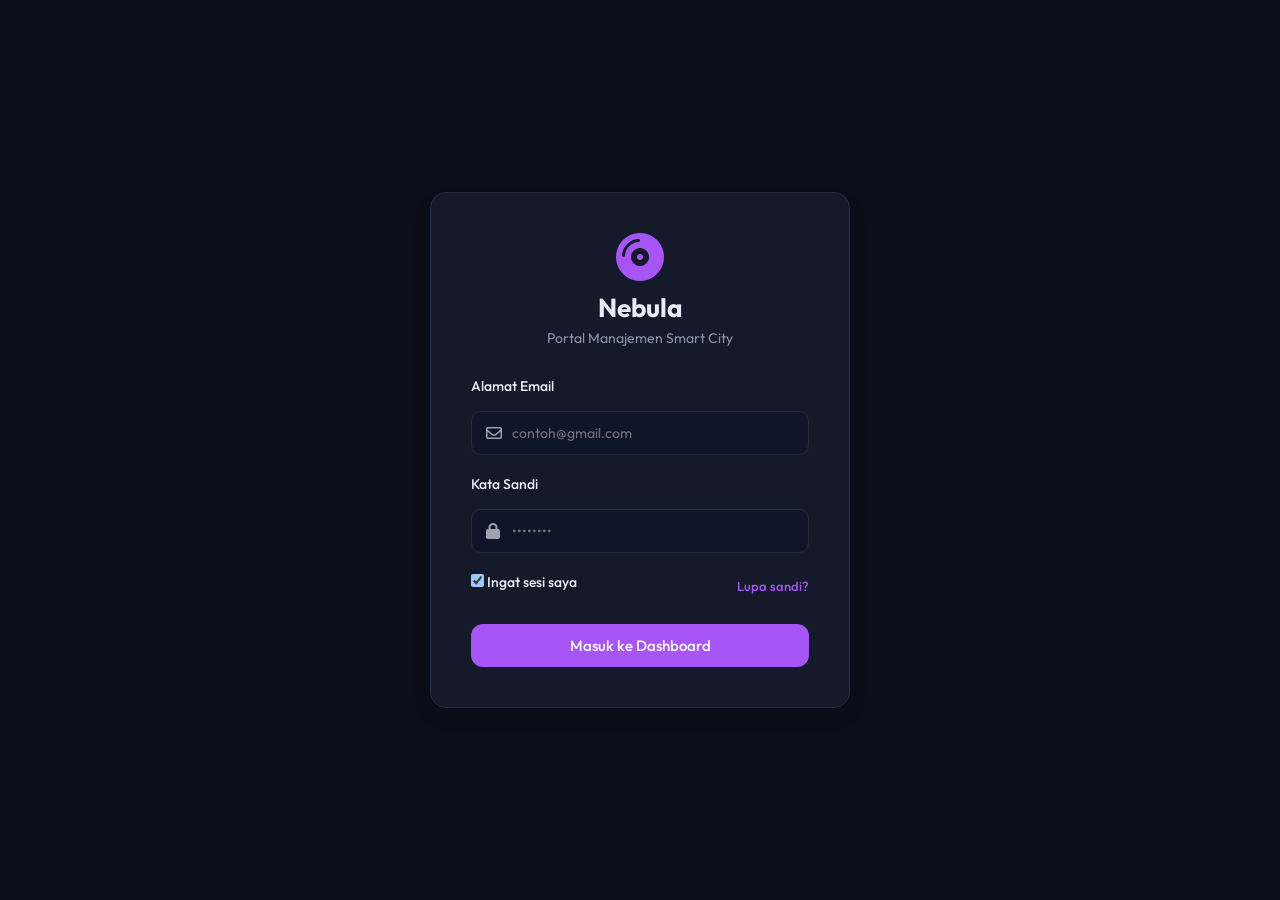
<file: login.html>
<!DOCTYPE html>
<html lang="id">
<head>
    <meta charset="UTF-8">
    <meta name="viewport" content="width=device-width, initial-scale=1.0">
    <title>Nebula - Login Smart City</title>
    <link rel="stylesheet" href="style.css">
    <link rel="shortcut icon" href="/Vibrant_3D_Nebula_Icon_with_Colorful_Gases-removebg-preview (1).png" type="image/x-icon">
    <link rel="stylesheet" href="https://cdnjs.cloudflare.com/ajax/libs/font-awesome/6.4.0/css/all.min.css">
    <!-- Tema (Gelap/Terang) — diterapkan sebelum render untuk mencegah kedip warna -->
    <script>
        (function () {
            try {
                var m = localStorage.getItem('nebula-theme-mode');
                if (m !== 'light' && m !== 'dark' && m !== 'system') {
                    m = localStorage.getItem('nebula-theme') === 'light' ? 'light' : 'dark';
                }
                var t = m === 'system'
                    ? (window.matchMedia && window.matchMedia('(prefers-color-scheme: dark)').matches ? 'dark' : 'light')
                    : m;
                document.documentElement.setAttribute('data-theme', t);
            } catch (e) {
                document.documentElement.setAttribute('data-theme', 'dark');
            }
        })();
    </script>

    <style>
        /* --- STYLES UNTUK POP-UP MODAL --- */
        .modal-overlay {
            position: fixed;
            top: 0;
            left: 0;
            width: 100%;
            height: 100%;
            background: rgba(15, 23, 42, 0.6);
            backdrop-filter: blur(4px);
            display: flex;
            justify-content: center;
            align-items: center;
            opacity: 0;
            visibility: hidden;
            transition: all 0.3s ease;
            z-index: 1000;
        }

        .modal-overlay.active {
            opacity: 1;
            visibility: visible;
        }

        .modal-card {
            background: #ffffff;
            padding: 32px 24px;
            border-radius: 16px;
            width: 90%;
            max-width: 400px;
            text-align: center;
            box-shadow: 0 20px 25px -5px rgba(0, 0, 0, 0.1), 0 10px 10px -5px rgba(0, 0, 0, 0.04);
            transform: scale(0.8);
            transition: transform 0.3s cubic-bezier(0.34, 1.56, 0.64, 1);
        }

        .modal-overlay.active .modal-card {
            transform: scale(1);
        }

        .modal-icon {
            font-size: 2.5rem;
            color: #EAB308;
            margin-bottom: 12px;
        }

        .modal-card h3 {
            font-size: 1.25rem;
            color: #0F172A;
            margin-bottom: 8px;
        }

        .modal-card p {
            color: #64748B;
            font-size: 0.95rem;
            margin-bottom: 24px;
            line-height: 1.5;
        }

        .btn-modal-close {
            background-color: #4F46E5;
            color: white;
            border: none;
            padding: 10px 24px;
            border-radius: 8px;
            font-size: 0.9rem;
            font-weight: 600;
            cursor: pointer;
            transition: background 0.2s;
        }

        .btn-modal-close:hover {
            background-color: #4338CA;
        }

        /* Styling pesan error email */
        .error-message {
            color: #EF4444;
            font-size: 0.8rem;
            margin-top: 6px;
            display: none;
        }

        .error-message.show {
            display: block;
        }
    </style>
</head>
<body class="login-body">
    <div class="login-container">
        <div class="login-header">
            <i class="fa-solid fa-compact-disc"></i>
            <h2>Nebula</h2>
            <p>Portal Manajemen Smart City</p>
        </div>
        
        <!-- Form login -->
        <form action="index.html" class="login-form" id="loginForm">
            <div class="form-group">
                <label for="email">Alamat Email</label>
                <div class="input-wrapper">
                    <i class="fa-regular fa-envelope"></i>
                    <input 
                        type="text" 
                        id="email" 
                        placeholder="contoh@gmail.com" 
                        required>
                </div>
                <small class="error-message" id="emailError">Email harus menggunakan domain @gmail.com</small>
            </div>
            
            <div class="form-group">
                <label for="password">Kata Sandi</label>
                <div class="input-wrapper">
                    <i class="fa-solid fa-lock"></i>
                    <input type="password" id="password" placeholder="••••••••" required>
                </div>
            </div>
            
            <div class="form-options">
                <label class="remember-me">
                    <input type="checkbox" checked> Ingat sesi saya
                </label>
                <a href="#" id="forgotPasswordBtn" class="forgot-password">Lupa sandi?</a>
            </div>
            
            <button type="submit" class="btn-primary btn-block">Masuk ke Dashboard</button>
        </form>
    </div>

    <!-- POP-UP MODAL LUPA SANDI -->
    <div class="modal-overlay" id="prototypeModal">
        <div class="modal-card">
            <div class="modal-icon">
                <i class="fa-solid fa-triangle-exclamation"></i>
            </div>
            <h3>Pemberitahuan</h3>
            <p>Mohon maaf, ini hanya prototype.</p>
            <button class="btn-plain" id="closeModalBtn">Tutup</button>
        </div>
    </div>

    <!-- JAVASCRIPT UNTUK VALIDASI & POP-UP -->
    <script>
        document.addEventListener("DOMContentLoaded", () => {
            const loginForm = document.getElementById('loginForm');
            const emailInput = document.getElementById('email');
            const emailError = document.getElementById('emailError');

            const forgotPasswordBtn = document.getElementById('forgotPasswordBtn');
            const prototypeModal = document.getElementById('prototypeModal');
            const closeModalBtn = document.getElementById('closeModalBtn');

            // --- 1. Validasi Wajib @gmail.com saat Submit ---
            if (loginForm) {
                loginForm.addEventListener('submit', (e) => {
                    const emailValue = emailInput.value.trim().toLowerCase();

                    // Cek apakah email diakhiri dengan @gmail.com
                    if (!emailValue.endsWith('@gmail.com')) {
                        e.preventDefault(); // Stop proses kirim form / pindah halaman
                        emailError.classList.add('show');
                        emailInput.focus();
                    } else {
                        emailError.classList.remove('show');
                        // Form akan otomatis lanjut berpindah ke index.html
                    }
                });
            }

            // --- 2. Sembunyikan Pesan Error Saat User Mulai Ketik Lagi ---
            if (emailInput) {
                emailInput.addEventListener('input', () => {
                    emailError.classList.remove('show');
                });
            }

            // --- 3. Pop-up Modal Lupa Sandi ---
            if (forgotPasswordBtn && prototypeModal) {
                forgotPasswordBtn.addEventListener('click', (e) => {
                    e.preventDefault();
                    prototypeModal.classList.add('active');
                });
            }

            if (closeModalBtn && prototypeModal) {
                closeModalBtn.addEventListener('click', () => {
                    prototypeModal.classList.remove('active');
                });
            }

            if (prototypeModal) {
                prototypeModal.addEventListener('click', (e) => {
                    if (e.target === prototypeModal) {
                        prototypeModal.classList.remove('active');
                    }
                });
            }
        });

        // ====== THEME (TERANG / GELAP) TOGGLE ======
        (function () {
            const root = document.documentElement;

            function currentTheme() {
                return root.getAttribute('data-theme') === 'light' ? 'light' : 'dark';
            }

            function syncIcon(btn) {
                const icon = btn && btn.querySelector('i');
                if (icon) icon.className = currentTheme() === 'dark' ? 'fa-solid fa-sun' : 'fa-solid fa-moon';
            }

            document.querySelectorAll('.theme-toggle, .login-theme-toggle').forEach((btn) => {
                syncIcon(btn);
                btn.addEventListener('click', () => {
                    const next = currentTheme() === 'dark' ? 'light' : 'dark';
                    root.setAttribute('data-theme', next);
                    try {
                        // Mode eksplisit (light/dark) + tema hasil, agar sinkron
                        // dengan pemilih tema di Pengaturan Sistem.
                        localStorage.setItem('nebula-theme-mode', next);
                        localStorage.setItem('nebula-theme', next);
                    } catch (e) {}
                    document.querySelectorAll('.theme-toggle, .login-theme-toggle').forEach(syncIcon);
                });
            });
        })();
    </script>
</body>
</html>
</file>
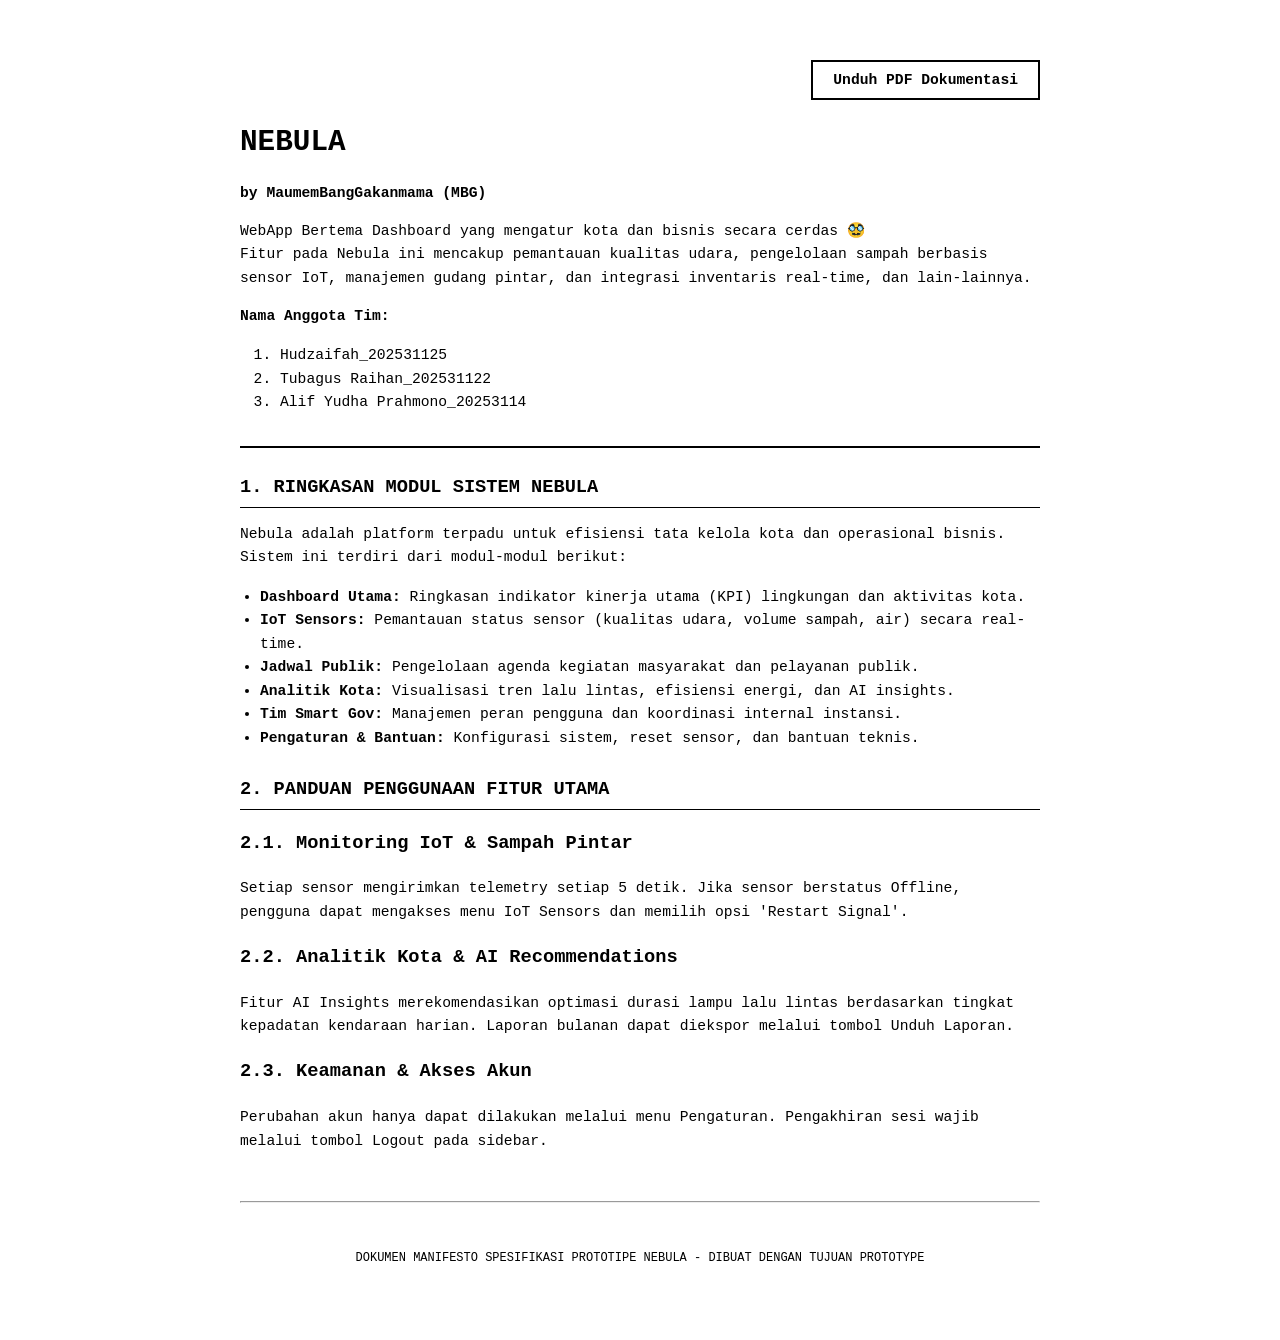
<file: manual-book.html>
<!DOCTYPE html>
<html lang="id">
<head>
    <meta charset="UTF-8">
    <meta name="viewport" content="width=device-width, initial-scale=1.0">
    <title>Manual Book - Nebula Smart City</title>
    <style>
        body {
            font-family: "Courier New", Courier, monospace, Arial, sans-serif;
            background-color: #ffffff;
            color: #000000;
            margin: 40px auto;
            max-width: 800px;
            padding: 20px;
            line-height: 1.6;
        }
        .header-box {
            border-bottom: 2px solid #000000;
            padding-bottom: 15px;
            margin-bottom: 25px;
        }
        h1 {
            font-size: 22pt;
            margin: 0 0 5px 0;
            text-transform: uppercase;
        }
        h2 {
            font-size: 14pt;
            border-bottom: 1px solid #000000;
            padding-bottom: 4px;
            margin-top: 25px;
        }
        p, li {
            font-size: 11pt;
        }
        ul {
            padding-left: 20px;
        }
        .btn-download {
            background-color: #ffffff;
            color: #000000;
            border: 2px solid #000000;
            padding: 10px 20px;
            font-family: inherit;
            font-size: 11pt;
            font-weight: bold;
            cursor: pointer;
            margin-bottom: 20px;
        }
        .btn-download:hover {
            background-color: #000000;
            color: #ffffff;
        }
        @media print {
            .no-print {
                display: none;
            }
            body {
                margin: 0;
                padding: 0;
            }
        }
    </style>
</head>
<body>

    <div class="no-print" style="text-align: right;">
        <button class="btn-download" onclick="window.print()">Unduh PDF Dokumentasi</button>
    </div>

    <div class="header-box">
        <h1>NEBULA</h1>
        <p><strong>by MaumemBangGakanmama (MBG)</strong></p>
        <p>WebApp Bertema Dashboard yang mengatur kota dan bisnis secara cerdas 🥸<br>
        Fitur pada Nebula ini mencakup pemantauan kualitas udara, pengelolaan sampah berbasis sensor IoT, manajemen gudang pintar, dan integrasi inventaris real-time, dan lain-lainnya.</p>
        
        <p><strong>Nama Anggota Tim:</strong></p>
        <ol>
            <li>Hudzaifah_202531125</li>
            <li>Tubagus Raihan_202531122</li>
            <li>Alif Yudha Prahmono_20253114</li>
        </ol>
    </div>

    <h2>1. RINGKASAN MODUL SISTEM NEBULA</h2>
    <p>Nebula adalah platform terpadu untuk efisiensi tata kelola kota dan operasional bisnis. Sistem ini terdiri dari modul-modul berikut:</p>
    <ul>
        <li><strong>Dashboard Utama:</strong> Ringkasan indikator kinerja utama (KPI) lingkungan dan aktivitas kota.</li>
        <li><strong>IoT Sensors:</strong> Pemantauan status sensor (kualitas udara, volume sampah, air) secara real-time.</li>
        <li><strong>Jadwal Publik:</strong> Pengelolaan agenda kegiatan masyarakat dan pelayanan publik.</li>
        <li><strong>Analitik Kota:</strong> Visualisasi tren lalu lintas, efisiensi energi, dan AI insights.</li>
        <li><strong>Tim Smart Gov:</strong> Manajemen peran pengguna dan koordinasi internal instansi.</li>
        <li><strong>Pengaturan & Bantuan:</strong> Konfigurasi sistem, reset sensor, dan bantuan teknis.</li>
    </ul>

    <h2>2. PANDUAN PENGGUNAAN FITUR UTAMA</h2>

    <h3>2.1. Monitoring IoT & Sampah Pintar</h3>
    <p>Setiap sensor mengirimkan telemetry setiap 5 detik. Jika sensor berstatus Offline, pengguna dapat mengakses menu IoT Sensors dan memilih opsi 'Restart Signal'.</p>

    <h3>2.2. Analitik Kota & AI Recommendations</h3>
    <p>Fitur AI Insights merekomendasikan optimasi durasi lampu lalu lintas berdasarkan tingkat kepadatan kendaraan harian. Laporan bulanan dapat diekspor melalui tombol Unduh Laporan.</p>

    <h3>2.3. Keamanan & Akses Akun</h3>
    <p>Perubahan akun hanya dapat dilakukan melalui menu Pengaturan. Pengakhiran sesi wajib melalui tombol Logout pada sidebar.</p>

    <br><hr><br>
    <p style="text-align: center; font-size: 9pt;">DOKUMEN MANIFESTO SPESIFIKASI PROTOTIPE NEBULA - DIBUAT DENGAN TUJUAN PROTOTYPE</p>

</body>
</html>
</file>
<file: style.css>
@import url('https://fonts.googleapis.com/css2?family=Outfit:wght@100..900&display=swap');

/* ============================================================
   NEBULA — THEME TOKENS
   Light is the default; Dark is applied via [data-theme="dark"]
   on <html>. The toggle persists the choice in localStorage.
   ============================================================ */
:root,
html[data-theme="light"] {
    color-scheme: light;

    --bg-main: #f4f6fb;
    --bg-card: #ffffff;
    --bg-elevated: #ffffff;
    --bg-subtle: #f7f9fc;
    --bg-hover: #eef1f7;

    --text-dark: #14181f;
    --text-muted: #7e8299;
    --text-invert: #ffffff;

    --primary: #8204c5;
    --primary-hover: #6c03a3;
    --primary-light: #f4e7fb;
    --primary-rgb: 130, 4, 197;

    --border-color: #e9edf4;
    --border-strong: #dbe1ec;

    /* Icon tiles */
    --tile-blue-bg: #e0f2fe;   --tile-blue-fg: #0284c7;
    --tile-green-bg: #dcfce7;  --tile-green-fg: #16a34a;
    --tile-yellow-bg: #fef9c3; --tile-yellow-fg: #ca8a04;
    --tile-red-bg: #fee2e2;    --tile-red-fg: #dc2626;
    --tile-purple-bg: #f3e8ff; --tile-purple-fg: #9333ea;
    --tile-gray-bg: #eef2f7;   --tile-gray-fg: #64748b;

    /* Trend / status */
    --up-bg: #dcfce7;   --up-fg: #16a34a;
    --down-bg: #fee2e2; --down-fg: #dc2626;
    --warn-bg: #fef9c3; --warn-fg: #ca8a04;

    /* Charts */
    --bar-muted: #dbe2ee;
    --bar-accent: var(--primary);
    --chart-grid: #eef1f7;

    /* Sidebar */
    --sidebar-bg: #ffffff;
    --sidebar-active-bg: var(--primary-light);
    /* Kartu promo "Nebula Pro": putih di mode terang, gelap di mode gelap */
    --promo-bg: #ffffff;
    --promo-fg: var(--text-dark);
    --promo-muted: var(--text-muted);
    --promo-badge-bg: var(--primary-light);
    --promo-badge-fg: var(--primary);

    /* Surfaces */
    --toast-bg: #14181f;
    --toast-fg: #ffffff;
    --overlay: rgba(15, 23, 42, 0.5);

    --shadow-card: 0 8px 30px rgba(20, 24, 31, 0.05);
    --shadow-soft: 0 2px 10px rgba(0, 0, 0, 0.02);
    --shadow-pop: 0 14px 34px rgba(20, 24, 31, 0.12);

    --radius-lg: 24px;
    --radius-md: 16px;
    --radius-sm: 10px;
    --sidebar-width: 260px;
}

html[data-theme="dark"] {
    color-scheme: dark;

    --bg-main: #0b0f1a;
    --bg-card: #141a29;
    --bg-elevated: #1a2133;
    --bg-subtle: #10162a;
    --bg-hover: #1a2133;

    --text-dark: #e8ecf6;
    --text-muted: #8b94ab;
    --text-invert: #0b0f1a;

    --primary: #a855f7;
    --primary-hover: #c084fc;
    --primary-light: rgba(168, 85, 247, 0.16);
    --primary-rgb: 168, 85, 247;

    --border-color: #232b40;
    --border-strong: #2c3752;

    --tile-blue-bg: rgba(2, 132, 199, 0.18);   --tile-blue-fg: #56bdf5;
    --tile-green-bg: rgba(22, 163, 74, 0.18);  --tile-green-fg: #4ade80;
    --tile-yellow-bg: rgba(202, 138, 4, 0.18); --tile-yellow-fg: #fbd34d;
    --tile-red-bg: rgba(220, 38, 38, 0.18);    --tile-red-fg: #f87171;
    --tile-purple-bg: rgba(147, 51, 234, 0.2); --tile-purple-fg: #c084fc;
    --tile-gray-bg: rgba(100, 116, 139, 0.2);  --tile-gray-fg: #a9b4c6;

    --up-bg: rgba(22, 163, 74, 0.16);  --up-fg: #4ade80;
    --down-bg: rgba(220, 38, 38, 0.16); --down-fg: #f87171;
    --warn-bg: rgba(202, 138, 4, 0.16); --warn-fg: #fbd34d;

    --bar-muted: #26314b;
    --bar-accent: var(--primary);
    --chart-grid: #232b40;

    --sidebar-bg: #0e1424;
    --sidebar-active-bg: rgba(168, 85, 247, 0.16);
    --promo-bg: #1a2133;
    --promo-fg: #ffffff;
    --promo-muted: #9aa4bd;
    --promo-badge-bg: rgba(255, 255, 255, 0.14);
    --promo-badge-fg: #ffffff;

    --toast-bg: #1a2133;
    --toast-fg: #e8ecf6;
    --overlay: rgba(3, 6, 12, 0.65);

    --shadow-card: 0 10px 34px rgba(0, 0, 0, 0.4);
    --shadow-soft: 0 2px 10px rgba(0, 0, 0, 0.3);
    --shadow-pop: 0 18px 42px rgba(0, 0, 0, 0.5);
}

* {
    margin: 0;
    padding: 0;
    box-sizing: border-box;
    font-family: 'Outfit', sans-serif;
}

body {
    background-color: var(--bg-main);
    color: var(--text-dark);
    transition: background-color 0.3s ease, color 0.3s ease;
}

.dashboard-container {
    display: flex;
    min-height: 100vh;
    background: var(--bg-main);
}

/* Sidebar */
.sidebar {
    width: var(--sidebar-width);
    background: var(--sidebar-bg);
    border-right: 1px solid var(--border-color);
    display: flex;
    flex-direction: column;
    padding: 24px 18px;
    position: fixed;
    top: 0;
    bottom: 0;
    left: 0;
    overflow-y: auto;
    overflow-x: hidden;
    z-index: 50;
    transition: background-color 0.3s ease, border-color 0.3s ease, transform 0.3s ease;
}

/* Scrollbar hidden (scrolling still works) */
.sidebar { scrollbar-width: none; }          /* Firefox */
.sidebar::-webkit-scrollbar {
    width: 0;
    height: 0;
}

/* Wrapper is transparent: the whole sidebar is the scroll container and the
   promo card is part of the normal flow (see .sidebar-card), appearing at the
   bottom when you scroll down. */
.sidebar-scroll {
    display: contents;
}

.logo {
    display: flex;
    align-items: center;
    gap: 10px;
    font-size: 24px;
    font-weight: 700;
    color: var(--primary);
    margin-bottom: 40px;
}

/* .logo-img {
    width: 60px !important;  
    height: 60px !important;
    object-fit: contain;     
} */

/* Memastikan teks sejajar secara vertikal dengan gambar */
/* .logo h2 {
    margin: 0;
    line-height: 1;
    font-size: 24px;
} */

/* Container Logo */
.logo-box {
  display: flex;
  align-items: center;
  gap: 10px;
  padding: 8px 12px;
  margin-bottom: 30px;
}

/* Gambar Logo */
.logo-img {
  height: 50px;
  width: auto;
  max-width: 100%;
  object-fit: contain;
}

/* Teks Logo */
.logo-text {
  font-size: 24px;
  font-weight: 700;/* Sesuaikan dengan tema Anda (misal #1e293b untuk tema terang) */
  white-space: nowrap;      /* Mencegah teks terpotong ke bawah */
}

/* Responsif untuk Layar HP / Mobile */
@media (max-width: 768px) {
  .logo-box {
    gap: 8px;
    padding: 6px 8px;
    margin-bottom: 40px;
  }

  .logo-img {
    height: 50px;           /* Ukuran logo otomatis mengecil di HP */
  }

  .logo-text {
    font-size: 24px;
  }
}

.menu-section { margin-bottom: 30px; }
.menu-title {
    font-size: 12px;
    color: var(--text-muted);
    font-weight: 600;
    margin-bottom: 15px;
    letter-spacing: 1px;
}

.sidebar ul { list-style: none; }
.sidebar ul li {
    display: flex;
    align-items: center;
    gap: 15px;
    padding: 12px 15px;
    border-radius: var(--radius-sm);
    color: var(--text-muted);
    font-weight: 500;
    cursor: pointer;
    transition: 0.3s;
    margin-bottom: 5px;
}

.sidebar ul li:hover, .sidebar ul li.active {
    background-color: var(--sidebar-active-bg);
    color: var(--primary);
}

.sidebar ul li.logout { color: var(--down-fg); }

.sidebar-card {
    /* Normal flow: the card sits after the menu and scrolls with the sidebar,
       so it never overlays/overlaps the menu items. `margin-top: auto` still
       pushes it to the bottom when the menu is shorter than the sidebar. */
    margin-top: auto;
    background: var(--promo-bg);
    color: var(--promo-fg);
    padding: 22px 20px;
    border-radius: var(--radius-md);
    flex-shrink: 0;
    overflow: hidden;
    border: 1px solid var(--border-color);
    /* Di mode terang kartunya putih dan sidebar juga putih, jadi butuh
       bayangan halus supaya tetap terlihat sebagai kartu terpisah. */
    box-shadow: var(--shadow-card);
}

.sidebar-card h4 { font-size: 15px; margin-bottom: 5px; color: var(--promo-fg); }
.sidebar-card p { font-size: 12px; color: var(--promo-muted); margin-bottom: 15px; }
.btn-download {
    background: var(--primary);
    color: white;
    border: none;
    padding: 10px;
    width: 100%;
    border-radius: var(--radius-sm);
    cursor: pointer;
    font-weight: 600;
}

/* Main Content */
.main-content {
    flex: 1;
    background: var(--bg-main);
    padding: 26px 30px 48px;
    display: flex;
    flex-direction: column;
    margin-left: var(--sidebar-width);
    width: calc(100% - var(--sidebar-width));
    min-height: 100vh;
}

/* Topbar */
.topbar {
    display: flex;
    align-items: center;
    gap: 18px;
    padding-bottom: 18px;
    margin-bottom: 26px;
    background-color: var(--bg-main);
    border-bottom: 1px solid var(--border-color);
}

.search-bar {
    background: var(--bg-card);
    border: 1px solid var(--border-color);
    padding: 11px 18px;
    border-radius: 30px;
    display: flex;
    align-items: center;
    gap: 10px;
    width: 360px;
    max-width: 100%;
    transition: border-color 0.3s ease, box-shadow 0.3s ease, background-color 0.3s ease;
}

.search-bar input {
    border: none;
    background: transparent;
    outline: none;
    width: 100%;
    color: var(--text-dark);
}

.topbar-right {
    display: flex;
    align-items: center;
    gap: 12px;
    margin-left: auto;
}

.icon-btn {
    position: relative;
    width: 42px;
    height: 42px;
    border: 1px solid var(--border-color);
    background: var(--bg-card);
    border-radius: 50%;
    display: flex;
    justify-content: center;
    align-items: center;
    cursor: pointer;
    color: var(--text-muted);
    transition: all 0.25s ease;
    flex-shrink: 0;
}

/* Theme toggle + notification badge */
.theme-toggle:hover {
    color: var(--primary);
    border-color: var(--primary);
    transform: translateY(-2px);
}

.notif-dot {
    position: absolute;
    top: 9px;
    right: 10px;
    width: 9px;
    height: 9px;
    border-radius: 50%;
    background: var(--down-fg);
    border: 2px solid var(--bg-card);
}

.user-profile {
    display: flex;
    align-items: center;
    gap: 10px;
    margin-left: 6px;
    padding: 4px 8px 4px 4px;
    border-radius: 30px;
    cursor: pointer;
}
.user-profile img { width: 40px; height: 40px; border-radius: 50%; }
.user-info .user-name { font-weight: 600; font-size: 14px; }
.user-info .user-email { font-size: 12px; color: var(--text-muted); }
.user-chevron { font-size: 12px; color: var(--text-muted); }

/* Header */
.page-header {
    display: flex;
    justify-content: space-between;
    align-items: center;
    margin-bottom: 26px;
    gap: 16px;
    flex-wrap: wrap;
}
.page-header h1 { font-size: 28px; font-weight: 700; letter-spacing: -0.4px; margin-bottom: 5px; }
.page-header p { color: var(--text-muted); font-size: 14px; }

.header-actions { display: flex; gap: 12px; }
.btn-primary, .btn-outline {
    padding: 11px 20px;
    border-radius: 12px;
    font-weight: 500;
    cursor: pointer;
    border: none;
    display: inline-flex;
    align-items: center;
    justify-content: center;
    gap: 8px;
}
.btn-primary { background: var(--primary); color: #fff; }
.btn-outline { background: var(--bg-card); border: 1px solid var(--border-color); color: var(--text-dark); }
.full-width { width: 100%; }
.mt-10 { margin-top: 20px; }
.mt-20 { margin-top: 20px; }

/* Stats Grid */
.stats-grid {
    display: grid;
    grid-template-columns: repeat(4, 1fr);
    gap: 20px;
    margin-bottom: 30px;
}

.stat-card {
    border: 1px solid var(--border-color);
    border-radius: var(--radius-md);
    padding: 20px;
    display: flex;
    flex-direction: column;
    gap: 15px;
    transition: all 0.3s ease; 
    cursor: pointer; 
}

.stat-card:hover {
    background: var(--primary); 
    color: white; 
    border-color: var(--primary);
    transform: translateY(-5px); 
    box-shadow: 0 10px 20px rgba(21, 109, 75, 0.15); 
}

.stat-card:hover p {
    color: rgba(255,255,255,0.8); 
}

.stat-card.active-stat {
    background: var(--primary);
    color: white;
    border: none;
}
.stat-card.active-stat p { 
    color: rgba(255,255,255,0.8); 
}

.stat-header {
    display: flex;
    justify-content: space-between;
    align-items: center;
    font-size: 14px;
    font-weight: 500;
}
.stat-card h2 { font-size: 32px; font-weight: 700; }
.stat-card p { font-size: 12px; color: var(--text-muted); display: flex; align-items: center; gap: 5px; }

/* Grids */
.content-grid-3 {
    display: grid;
    grid-template-columns: 1fr 1fr 1fr;
    gap: 20px;
}

.card {
    border: 1px solid var(--border-color);
    border-radius: var(--radius-md);
    padding: 20px;
}
.card h3 { font-size: 16px; margin-bottom: 20px; font-weight: 600; }
.card-header-flex { display: flex; justify-content: space-between; align-items: center; margin-bottom: 20px; }
.card-header-flex h3 { margin-bottom: 0; }
.btn-small { background: transparent; border: 1px solid var(--border-color); padding: 5px 12px; border-radius: 15px; font-size: 12px; cursor: pointer; }

/* Dummy Chart */
.chart-dummy {
    display: flex;
    align-items: flex-end;
    gap: 15px;
    height: 120px;
}
.bar { flex: 1; background: #e0e0e0; border-radius: 20px 20px 0 0; }
.dark-bar { background: var(--primary); }

/* Lists */
.project-list, .team-list { list-style: none; display: flex; flex-direction: column; gap: 15px; }
.project-list li, .team-list li { display: flex; align-items: center; gap: 15px; }
.icon { width: 40px; height: 40px; border-radius: 50%; display: flex; justify-content: center; align-items: center; font-size: 16px; }
.icon.blue { background: #e6f0ff; color: #0066ff; }
.icon.green { background: #e6f9e6; color: #00a300; }
.project-list h4, .team-list h4 { font-size: 14px; font-weight: 600; }
.project-list p, .team-list p { font-size: 12px; color: var(--text-muted); }

.team-list img { width: 40px; height: 40px; border-radius: 50%; }
.badge { margin-left: auto; font-size: 11px; padding: 4px 8px; border-radius: 10px; font-weight: 600; }
.badge.completed { background: #e6f9e6; color: #00a300; }
.badge.progress { background: #fff4e6; color: #f59e0b; }

/* Progress Circle Dummy */
.flex-center { display: flex; flex-direction: column; align-items: center; justify-content: center; }
.progress-circle {
    width: 150px; 
    height: 150px;
    position: relative;
    display: flex;
    flex-direction: column;
    justify-content: center;
    align-items: center;
}

.progress-circle::before {
    content: "";
    position: absolute;
    top: 0; left: 0; right: 0; bottom: 0;
    border-radius: 50%;
    border: 15px solid var(--border-color);
    border-top-color: var(--primary); 
    transform: rotate(45deg); 
    z-index: 0;
}

.progress-circle span, 
.progress-circle p {
    position: relative;
    z-index: 1;
    margin: 0; 
}

.progress-circle span { 
    font-size: 30px; 
    font-weight: 700; 
}

.progress-circle p { 
    font-size: 12px; 
    color: var(--text-muted); 
}

/* Tracker Card */
.tracker-card {
    background: #650598;
    color: white;
    display: flex;
    flex-direction: column;
    align-items: center;
    justify-content: center;
    border: none;
}
.tracker-card h3 { color: rgba(255,255,255,0.8); }
.timer { font-size: 36px; font-weight: 700; margin: 15px 0; font-family: monospace; }
.tracker-controls { display: flex; gap: 10px; }
.tracker-controls button { width: 40px; height: 40px; border-radius: 50%; border: none; background: rgba(255,255,255,0.2); color: white; cursor: pointer; }
.tracker-controls button.stop { background: #ef4444; }

/* Responsive */
/* @media (max-width: 1024px) {
    .content-grid-3, .stats-grid { grid-template-columns: 1fr 1fr; }
} */
/* @media (max-width: 768px) {
    .dashboard-container {
        padding: 0; 
    }
    .sidebar { width: 100%; height: auto; }
    .content-grid-3, .stats-grid { grid-template-columns: 1fr; }
} */

.hamburger {
    display: none;
    font-size: 24px;
    cursor: pointer;
    color: var(--text-dark);
}

.close-sidebar {
    display: none;
    position: absolute;
    top: 20px;
    right: 20px;
    font-size: 24px;
    color: var(--text-dark);
    cursor: pointer;
    transition: 0.3s ease;
}
.close-sidebar:hover {
    color: #ef4444; 
    transform: scale(1.1);
}


@media (max-width: 1024px) {
    .content-grid-3, .stats-grid { 
        grid-template-columns: 1fr 1fr; 
    }
    .stats-grid {
        grid-template-columns: repeat(2, 1fr); 
    }
    .content-grid-3 {
        grid-template-columns: repeat(2, 1fr);
    }
   
    .tracker-card {
        grid-column: span 2; 
    }
}

@media (max-width: 768px) {
    .main-content {
        margin-left: 0;
        width: 100%;
        padding: 20px 15px; 
        border-radius: 0; 
    }

    .close-sidebar {
        display: block; 
    }

    .dashboard-container {
        padding: 0; 
    }
    .sidebar { 
        width: 100%; height: auto; 
    }
    .content-grid-3, .stats-grid { 
        grid-template-columns: 1fr; 
    }

    .sidebar {
        top: 0;
        left: 0;
        bottom: 0;
        height: 100vh; 
        padding-left: 20px; 
        padding-top: 60px; 
        border-radius: 0; 
        transform: translateX(-100%);
        z-index: 1000;
        transition: transform 0.3s ease;
        box-shadow: 10px 0 30px rgba(0,0,0,0.1);
    }

    .sidebar.active {
        transform: translateX(0);
    }
    .sidebar .logo-box {
        position: absolute;
        top: 5px;
        left: 5px;

        margin-bottom: 0;
    }

    .topbar {
        top: -8px; 
        margin-top: -15px;
        padding-top: 15px;
        display: flex;
        flex-wrap: wrap; 
        justify-content: space-between; 
        align-items: center;
        gap: 15px;
    }

    .hamburger {
        display: flex;
        align-items: center;
        order: 1; 
    }

    .topbar-right {
        display: flex;
        align-items: center;
        order: 2;
        gap: 10px;
    }

    .search-bar {
        order: 3; 
        width: 100%;
        margin-top: 15px;
    }

    .user-info {
        display: none;
    }
    
    .user-profile img {
        width: 35px;
        height: 35px;
    }

    .page-header {
        flex-direction: column;
        align-items: flex-start;
        gap: 15px;
    }
    .header-actions {
        width: 100%;
        display: flex;
        gap: 10px;
    }
    .header-actions button {
        flex: 1; 
        justify-content: center;
        padding: 12px;
    }

    .stats-grid {
        grid-template-columns: 1fr;
    }
    .content-grid-3 {
        grid-template-columns: 1fr;
    }
    .tracker-card {
        grid-column: span 1; 
    }
    .schedule-item {
        flex-direction: column; 
        align-items: flex-start;
        gap: 12px;
        padding: 15px;
    }
    .date-badge {
        width: 100%; 
        flex-direction: row;
        justify-content: flex-start;
        align-items: center;
        gap: 10px;
        padding: 8px 15px;
        border-radius: var(--radius-sm);
    }
    .date-badge .month, .date-badge .day {
        font-size: 14px;
        line-height: 1;
    }
    .schedule-details {
        width: 100%;
    }
    .schedule-details p {
        flex-direction: column; 
        align-items: flex-start;
        gap: 8px;
    }
    .tag {
        align-self: flex-start;
    }

    .timeline {
        padding-left: 25px;
        margin-left: 5px;
    }

    .css-bar-chart {
        height: 150px; /* Grafik sedikit lebih pendek di HP */
    }
    .col-span-3 {
        grid-column: span 1 !important;
    }
    .insight-grid {
        grid-template-columns: 1fr !important; /* Memaksa jadi 1 kolom (atas-bawah) di HP */
        gap: 15px;
    }
    .insight-card {
        flex-direction: column; /* Ikon di atas, teks di bawah */
        align-items: flex-start;
        padding: 15px; /* Sedikit dikurangi agar lebih pas di layar HP */
        gap: 12px;
        width: 100%;
    }
    .insight-card > div {
        width: 100%; /* Memastikan bungkus teks melebar sempurna */
    }

    .filter-pills {
        margin-top: 10px;
        width: 100%;
    }
    .pill {
        flex: 1 1 40%; /* Pill melebar secara fleksibel di HP */
        text-align: center;
    }

    .form-row {
        flex-direction: column; /* Membuat input berdampingan turun menjadi atas-bawah di HP */
        gap: 20px;
    }
    .profile-pic-section {
        flex-direction: column;
        text-align: center;
        align-items: center;
    }
}

.btn-primary, .btn-outline, .btn-small, .btn-download, 
.icon-btn, .user-profile, .search-bar, 
.project-list li, .team-list li, .tracker-controls button {
    transition: all 0.3s ease;
    cursor: pointer;
}

.btn-primary:hover {
    background: #8204c5; 
    box-shadow: 0 4px 12px rgba(21, 109, 75, 0.2); 
    transform: translateY(-2px); 
}

.btn-outline:hover {
    background: var(--primary-light);
    color: var(--primary);
    border-color: var(--primary);
}

.btn-small:hover {
    background: var(--primary);
    color: white;
    border-color: var(--primary);
    box-shadow: 0 2px 8px rgba(21, 109, 75, 0.15);
}

.btn-download:hover {
    background: #0e4e35;
    transform: scale(1.02);
}

.icon-btn:hover {
    background: var(--primary-light);
    color: var(--primary);
    border-color: var(--primary-light);
    transform: translateY(-2px);
}

.search-bar:hover, .search-bar:focus-within {
    background: #ffffff;
    box-shadow: 0 0 0 2px var(--primary-light); 
}

.user-profile:hover {
    opacity: 0.8;
    transform: scale(1.02);
}

.project-list li, .team-list li {
    padding: 8px 10px; 
    border-radius: var(--radius-sm);
    margin-left: -10px; 
    margin-right: -10px;
}
.project-list li:hover, .team-list li:hover {
    background-color: var(--bg-main); 
    transform: translateX(5px); 
}

.tracker-controls button:hover {
    background: rgba(255, 255, 255, 0.4);
    transform: scale(1.1); 
}
.tracker-controls button.stop:hover {
    background: #b91c1c; 
}

/* IOT SENSORS */

.sensor-list {
    list-style: none;
    display: flex;
    flex-direction: column;
    gap: 15px;
    margin-top: 15px;
}
.sensor-item {
    display: flex;
    align-items: center;
    justify-content: space-between;
    padding: 15px;
    border: 1px solid var(--border-color);
    border-radius: var(--radius-sm);
    transition: 0.2s;
}
.sensor-item:hover {
    border-color: var(--primary);
    background: var(--bg-hover);
}
.sensor-info {
    display: flex;
    align-items: center;
    gap: 15px;
}
.sensor-info h4 {
    font-size: 14px;
    color: var(--text-dark);
    margin-bottom: 3px;
}
.sensor-info p {
    font-size: 12px;
    color: var(--text-muted);
}
.sensor-icon {
    width: 45px;
    height: 45px;
    border-radius: 10px;
    display: flex;
    align-items: center;
    justify-content: center;
    font-size: 18px;
}

/* Icon Colors */
.bg-blue { background: #e0f2fe; color: #0284c7; }
.bg-red { background: #fee2e2; color: #dc2626; }
.bg-yellow { background: #fef9c3; color: #ca8a04; }

/* Status Badges */
.status-badge {
    padding: 6px 12px;
    border-radius: 20px;
    font-size: 12px;
    font-weight: 600;
}
.status-active { background: #dcfce7; color: #16a34a; }
.status-offline { background: #fee2e2; color: #dc2626; }
.status-maintenance { background: #fef9c3; color: #ca8a04; }

/* Alert Boxes for Anomali */
.alert-box {
    display: flex;
    gap: 15px;
    padding: 15px;
    border-radius: var(--radius-sm);
    margin-top: 15px;
}
.alert-box i {
    font-size: 20px;
    margin-top: 3px;
}
.alert-box h4 {
    font-size: 14px;
    margin-bottom: 5px;
}
.alert-box p {
    font-size: 12px;
    line-height: 1.4;
}
.alert-critical { background: #fef2f2; color: #991b1b; border-left: 4px solid #dc2626; }
.alert-warning { background: #fffbeb; color: #92400e; border-left: 4px solid #f59e0b; }
.mt-10 { margin-top: 10px; }


/* JADWAL PUBLIK */

/* List Jadwal Mendatang */
.schedule-list {
    list-style: none;
    display: flex;
    flex-direction: column;
    gap: 15px;
    margin-top: 20px;
}
.schedule-item {
    display: flex;
    align-items: center;
    gap: 20px;
    padding: 15px 20px;
    border: 1px solid var(--border-color);
    border-radius: var(--radius-sm);
    transition: all 0.3s ease;
    background-color: #fff;
}
.schedule-item:hover {
    border-color: var(--primary);
    transform: translateY(-2px);
    box-shadow: 0 4px 15px rgba(0, 0, 0, 0.05);
}

/* Badge Tanggal */
.date-badge {
    background: var(--primary-light);
    color: var(--primary);
    text-align: center;
    padding: 10px 15px;
    border-radius: var(--radius-sm);
    min-width: 65px;
    display: flex;
    flex-direction: column;
    justify-content: center;
}
.date-badge .month {
    font-size: 11px;
    font-weight: 700;
    text-transform: uppercase;
    letter-spacing: 1px;
}
.date-badge .day {
    font-size: 22px;
    font-weight: 800;
    line-height: 1.2;
}

/* Detail Jadwal */
.schedule-details {
    flex: 1;
}
.schedule-details h4 {
    font-size: 15px;
    margin-bottom: 6px;
    color: var(--text-dark);
}
.schedule-details p {
    font-size: 12px;
    color: var(--text-muted);
    display: flex;
    gap: 15px;
    align-items: center;
}
.schedule-details p span {
    display: flex;
    align-items: center;
    gap: 5px;
}

/* Tags Kategori */
.tag {
    padding: 5px 12px;
    border-radius: 20px;
    font-size: 11px;
    font-weight: 600;
    white-space: nowrap;
}
.tag-public { background: #e0f2fe; color: #0284c7; }
.tag-maintenance { background: #fef9c3; color: #ca8a04; }
.tag-gov { background: #f3e8ff; color: #9333ea; }

/* Timeline Vertikal (Jadwal Hari Ini) */
.timeline {
    margin-top: 20px;
    padding-left: 15px;
    border-left: 2px solid var(--border-color);
    display: flex;
    flex-direction: column;
    gap: 20px;
}
.timeline-item {
    position: relative;
    padding-left: 15px;
}
.timeline-item::before {
    content: '';
    position: absolute;
    left: -21.5px;
    top: 2px;
    width: 11px;
    height: 11px;
    border-radius: 50%;
    background: var(--primary);
    border: 2px solid #fff;
}
.timeline-time {
    font-size: 12px;
    font-weight: 700;
    color: var(--primary);
    margin-bottom: 5px;
}
.timeline-content h4 {
    font-size: 14px;
    color: var(--text-dark);
    margin-bottom: 3px;
}
.timeline-content p {
    font-size: 12px;
    color: var(--text-muted);
    line-height: 1.4;
}

/* TAMBAHAN UNTUK HALAMAN ANALITIK KOTA */

/* Simulasi Bar Chart CSS */
.css-bar-chart {
    display: flex;
    justify-content: space-between;
    align-items: flex-end;
    height: 200px;
    padding-top: 20px;
    margin-top: 10px;
    /* Garis dasar (baseline) dihapus sesuai permintaan — grafik tampil polos
       tanpa garis di bawah. `overflow: hidden` jadi pengaman: bar yang terlalu
       tinggi dipotong di tepi kontainer, tidak menimpa label hari. */
    overflow: hidden;
}
.chart-col {
    position: relative;
    display: flex;
    flex-direction: column;
    align-items: center;
    width: 12%;
    height: 100%;
    justify-content: flex-end;
    /* Ruang untuk label hari (diposisikan absolute di bawah bar) */
    padding-bottom: 24px;
}
.chart-col .bar {
    /* PENTING: `flex: 0 0 auto` supaya inline `height: xx%` dari HTML benar-benar
       dipakai. Aturan `.bar { flex: 1 }` (dipakai chart baris di dashboard) bikin
       flex-basis jadi 0 pada sumbu kolom, sehingga semua bar tingginya sama. */
    flex: 0 0 auto;
    width: 100%;
    max-width: 40px;
    background: var(--primary-light, #e0e7ff);
    border-radius: 6px 6px 0 0;
    transition: 0.3s ease;
}
.chart-col:hover .bar {
    background: #cbd5e1;
}
.chart-col .bar.bar-highlight {
    background: var(--primary); /* Menggunakan warna primary ungu Anda */
}
.day-label {
    /* Absolute di dasar kolom: tidak ikut dihitung flex, sehingga tinggi bar
       tetap sesuai persentase datanya tanpa overflow. */
    position: absolute;
    bottom: 0;
    left: 0;
    right: 0;
    text-align: center;
    font-size: 12px;
    font-weight: 600;
    color: var(--text-muted);
}

/* Progress Bars */
.progress-list {
    display: flex;
    flex-direction: column;
    gap: 18px;
}
.progress-item {
    display: flex;
    flex-direction: column;
    gap: 8px;
}
.progress-info {
    display: flex;
    justify-content: space-between;
    font-size: 13px;
    font-weight: 500;
    color: var(--text-dark);
}
.progress-bg {
    width: 100%;
    height: 8px;
    background: var(--border-color);
    border-radius: 10px;
    overflow: hidden;
}
.progress-fill {
    height: 100%;
    border-radius: 10px;
    transition: width 1s ease-in-out;
}

/* AI Insights Grid */
.insight-grid {
    display: grid;
    grid-template-columns: repeat(auto-fit, minmax(250px, 1fr)); 
    gap: 20px;
    margin-top: 15px;
}
.insight-card {
    display: flex;
    gap: 15px;
    padding: 20px;
    background: #f8fafc;
    border-radius: var(--radius-sm);
    border: 1px solid var(--border-color);
    box-sizing: border-box;
}
.insight-icon {
    width: 45px;
    height: 45px;
    border-radius: 10px;
    display: flex;
    align-items: center;
    justify-content: center;
    font-size: 20px;
    flex-shrink: 0;
}
.insight-icon.bg-blue { background: #e0f2fe; color: #0284c7; }
.insight-icon.bg-green { background: #dcfce7; color: #16a34a; }
.insight-card h4 {
    font-size: 14px;
    margin-bottom: 6px;
    color: var(--text-dark);
}
.insight-card p {
    font-size: 13px;
    color: var(--text-muted);
    line-height: 1.5;
}

/* TAMBAHAN UNTUK HALAMAN TIM SMART GOV */

/* Filter Pills */
.filter-pills {
    display: flex;
    gap: 10px;
    flex-wrap: wrap; /* Mencegah berantakan di layar kecil */
}
.pill {
    padding: 6px 15px;
    border-radius: 20px;
    font-size: 13px;
    font-weight: 600;
    color: var(--text-muted);
    background: #f8fafc;
    border: 1px solid var(--border-color);
    cursor: pointer;
    transition: 0.3s;
}
.pill:hover {
    background: var(--border-color);
}
.pill.pill-active {
    background: var(--primary);
    color: white;
    border-color: var(--primary);
}

/* Team Grid Layout */
.team-grid {
    display: grid;
    /* Grid cerdas: Otomatis mengisi layar. Minimal 220px, maksimal 1fr */
    grid-template-columns: repeat(auto-fill, minmax(220px, 1fr));
    gap: 20px;
}

/* Profil Card Anggota */
.team-profile-card {
    background: #fff;
    border: 1px solid var(--border-color);
    border-radius: var(--radius-md);
    overflow: hidden;
    text-align: center;
    padding-bottom: 20px;
    transition: transform 0.3s, box-shadow 0.3s;
}
.team-profile-card:hover {
    transform: translateY(-5px);
    box-shadow: 0 10px 20px rgba(0,0,0,0.05);
    border-color: var(--primary);
}

/* Dekorasi Header Kartu Profil */
.profile-header {
    height: 70px;
    width: 100%;
}
.profile-header.bg-blue { background: linear-gradient(135deg, #0284c7, #38bdf8); }
.profile-header.bg-purple { background: linear-gradient(135deg, var(--primary), #a855f7); } /* Memadukan dengan warna primary Anda */
.profile-header.bg-yellow { background: linear-gradient(135deg, #ca8a04, #fde047); }
.profile-header.bg-gray { background: linear-gradient(135deg, #64748b, #cbd5e1); }

/* Avatar Profil */
.profile-avatar {
    width: 80px;
    height: 80px;
    border-radius: 50%;
    border: 4px solid #fff;
    margin: -40px auto 10px;
    background: #fff;
    object-fit: cover;
    box-shadow: 0 4px 10px rgba(0,0,0,0.1);
}

/* Teks & Status */
.team-profile-card h4 {
    font-size: 16px;
    color: var(--text-dark);
    margin-bottom: 5px;
}
.team-profile-card .role {
    font-size: 13px;
    color: var(--text-muted);
    margin-bottom: 15px;
}
.profile-stats {
    display: flex;
    justify-content: space-evenly;
    border-top: 1px solid var(--border-color);
    padding-top: 15px;
    margin: 0 15px;
}
.profile-stats div {
    display: flex;
    flex-direction: column;
    gap: 5px;
}
.profile-stats span {
    font-size: 11px;
    color: var(--text-muted);
    text-transform: uppercase;
    letter-spacing: 0.5px;
}
.profile-stats strong {
    font-size: 14px;
    color: var(--text-dark);
}

/* Perbaikan Margin & Padding pada tombol */
.team-profile-card .btn-outline {
    width: calc(100% - 30px);
    margin: 15px auto 0;
    justify-content: center;
}

/* TAMBAHAN UNTUK HALAMAN PENGATURAN */

/* Bagian Foto Profil di Pengaturan */
.profile-pic-section {
    display: flex;
    align-items: center;
    gap: 20px;
    margin-bottom: 30px;
    padding-bottom: 20px;
    border-bottom: 1px solid var(--border-color);
}
.profile-pic-section img {
    width: 75px;
    height: 75px;
    border-radius: 50%;
    object-fit: cover;
    border: 3px solid #fff;
    box-shadow: 0 4px 10px rgba(0,0,0,0.08);
}
.help-text {
    font-size: 12px;
    color: var(--text-muted);
    margin-top: 8px;
}

/* Desain Formulir (Input, Select, Textarea) */
.settings-form {
    display: flex;
    flex-direction: column;
    gap: 20px;
}
.form-row {
    display: flex;
    gap: 20px;
}
.form-group {
    flex: 1;
    display: flex;
    flex-direction: column;
    gap: 8px;
}
.form-group.full-width {
    width: 100%;
}
.form-group label {
    font-size: 13px;
    font-weight: 600;
    color: var(--text-dark);
}
.form-control {
    width: 100%;
    padding: 12px 15px;
    border: 1px solid var(--border-color);
    border-radius: var(--radius-sm);
    background-color: #f8fafc;
    color: var(--text-dark);
    font-size: 14px;
    transition: 0.3s;
    outline: none;
    font-family: inherit;
}
.form-control:focus {
    background-color: #fff;
    border-color: var(--primary);
    box-shadow: 0 0 0 3px rgba(var(--primary-rgb, 147, 51, 234), 0.1); /* Efek glow ungu */
}
.form-control:disabled {
    background-color: #e2e8f0;
    color: var(--text-muted);
    cursor: not-allowed;
}

/* List Keamanan & Notifikasi */
.security-list {
    display: flex;
    flex-direction: column;
    gap: 15px;
}
.security-item {
    display: flex;
    justify-content: space-between;
    align-items: center;
    padding: 12px 0;
    border-bottom: 1px solid var(--border-color);
}
.security-item:last-child {
    border-bottom: none;
}
.sec-info {
    display: flex;
    align-items: center;
    gap: 15px;
}
.sec-info i {
    font-size: 20px;
    width: 25px;
    text-align: center;
}
.sec-info h4 {
    font-size: 14px;
    color: var(--text-dark);
    margin-bottom: 4px;
}
.sec-info p {
    font-size: 12px;
    color: var(--text-muted);
}

/* Tombol Kecil Custom */
.btn-small {
    padding: 6px 12px;
    font-size: 12px;
    border-radius: 20px;
}

/* UI TOGGLE SWITCH (Sakelar On/Off) */
.switch {
    position: relative;
    display: inline-block;
    width: 44px;
    height: 24px;
}
.switch input { 
    opacity: 0;
    width: 0;
    height: 0;
}
.slider {
    position: absolute;
    cursor: pointer;
    top: 0; left: 0; right: 0; bottom: 0;
    background-color: #cbd5e1;
    transition: .4s;
}
.slider:before {
    position: absolute;
    content: "";
    height: 18px;
    width: 18px;
    left: 3px;
    bottom: 3px;
    background-color: white;
    transition: .4s;
}
input:checked + .slider {
    background-color: var(--primary);
}
input:focus + .slider {
    box-shadow: 0 0 1px var(--primary);
}
input:checked + .slider:before {
    transform: translateX(20px);
}
.slider.round {
    border-radius: 34px;
}
.slider.round:before {
    border-radius: 50%;
}

/* UI HALAMAN BANTUAN (FAQ & DOKUMEN) */
.faq-container {
    display: flex;
    flex-direction: column;
    gap: 15px;
}
.faq-item {
    border: 1px solid var(--border-color);
    border-radius: var(--radius-sm);
    background: #fff;
    overflow: hidden;
}
.faq-question {
    display: flex;
    justify-content: space-between;
    align-items: center;
    padding: 15px 20px;
    cursor: pointer;
    background: #f8fafc;
    transition: 0.3s;
}
.faq-question h4 {
    font-size: 14px;
    color: var(--text-dark);
}
.faq-question i {
    color: var(--text-muted);
    transition: transform 0.3s ease;
}
.faq-item.active .faq-question i {
    transform: rotate(180deg);
    color: var(--primary);
}
.faq-item.active .faq-question {
    background: #fff;
    border-bottom: 1px solid var(--border-color);
}
.faq-answer {
    max-height: 0;
    overflow: hidden;
    transition: max-height 0.3s ease-out;
    background: #fff;
}
.faq-answer p {
    padding: 15px 20px;
    font-size: 13px;
    color: var(--text-muted);
    line-height: 1.6;
}

/* Dokumen & Form */
.support-form {
    display: flex;
    flex-direction: column;
    gap: 15px;
}
.docs-list {
    display: flex;
    flex-direction: column;
    gap: 15px;
}
.doc-item {
    display: flex;
    align-items: center;
    gap: 15px;
    padding: 15px;
    border: 1px solid var(--border-color);
    border-radius: var(--radius-sm);
    background: #f8fafc;
    cursor: pointer;
    transition: 0.3s;
}
.doc-item:hover {
    border-color: var(--primary);
    background: #fff;
}
.doc-item h4 {
    font-size: 14px;
    color: var(--text-dark);
    margin-bottom: 4px;
}
.doc-item p {
    font-size: 12px;
    color: var(--text-muted);
}

/* HALAMAN LOGIN (RESPONSIVE) */
.login-body {
    display: flex;
    align-items: center;
    justify-content: center;
    min-height: 100vh;
    background-color: var(--bg-color, #f3f4f6);
    margin: 0;
    padding: 20px;
}

.login-container {
    background: #fff;
    padding: 40px;
    border-radius: var(--radius-md, 12px);
    box-shadow: 0 10px 25px -5px rgba(0, 0, 0, 0.1);
    width: 100%;
    max-width: 420px; /* Responsif untuk mobile */
}

.login-header {
    text-align: center;
    margin-bottom: 30px;
}

.login-header i {
    font-size: 48px;
    color: var(--primary, #8b5cf6);
    margin-bottom: 10px;
}

.login-header h2 {
    font-size: 26px;
    color: var(--text-dark, #1f2937);
    margin-bottom: 5px;
}

.login-header p {
    color: var(--text-muted, #6b7280);
    font-size: 14px;
}

.login-form .form-group {
    margin-bottom: 20px;
}

.login-form label {
    display: block;
    margin-bottom: 8px;
    font-size: 14px;
    font-weight: 500;
    color: var(--text-dark);
}

.input-wrapper {
    position: relative;
    display: flex;
    align-items: center;
}

.input-wrapper i {
    position: absolute;
    left: 15px;
    color: #9ca3af;
}

.input-wrapper input {
    width: 100%;
    padding: 12px 12px 12px 40px; /* Padding kiri untuk icon */
    border: 1px solid var(--border-color, #e5e7eb);
    border-radius: var(--radius-sm, 8px);
    font-size: 14px;
    outline: none;
    transition: 0.3s;
}

.input-wrapper input:focus {
    border-color: var(--primary, #8b5cf6);
    box-shadow: 0 0 0 3px rgba(139, 92, 246, 0.1);
}

.form-options {
    display: flex;
    justify-content: space-between;
    align-items: center;
    font-size: 13px;
    margin-bottom: 25px;
}

.forgot-password {
    color: var(--primary, #8b5cf6);
    text-decoration: none;
    font-weight: 500;
}

.btn-block {
    width: 100%;
    padding: 12px;
    font-size: 15px;
}

/* POP-UP MODAL KELUAR (LOGOUT) */
.modal-overlay {
    position: fixed;
    top: 0;
    left: 0;
    width: 100%;
    height: 100%;
    background: rgba(0, 0, 0, 0.5);
    display: flex;
    align-items: center;
    justify-content: center;
    opacity: 0;
    visibility: hidden;
    transition: 0.3s ease;
    z-index: 1000;
    backdrop-filter: blur(3px);
}

/* Class active ditambahkan via JS */
.modal-overlay.active {
    opacity: 1;
    visibility: visible;
}

.modal-content {
    background: #fff;
    padding: 30px;
    border-radius: var(--radius-md, 12px);
    width: 90%;
    max-width: 400px;
    text-align: center;
    transform: translateY(-20px) scale(0.95);
    transition: 0.3s ease;
}

.modal-overlay.active .modal-content {
    transform: translateY(0) scale(1);
}

.modal-icon {
    width: 60px;
    height: 60px;
    border-radius: 50%;
    display: flex;
    align-items: center;
    justify-content: center;
    font-size: 24px;
    margin: 0 auto 15px;
}

.warning-icon {
    background: #fee2e2;
    color: #dc2626;
}

.modal-content h3 {
    margin-bottom: 10px;
    font-size: 20px;
    color: var(--text-dark, #1f2937);
}

.modal-content p {
    color: var(--text-muted, #6b7280);
    margin-bottom: 25px;
    font-size: 14px;
    line-height: 1.5;
}

.modal-actions {
    display: flex;
    gap: 12px;
}

.modal-actions button {
    flex: 1;
    padding: 10px;
}

.btn-danger {
    background: #dc2626;
    color: white;
    border: none;
}

.btn-danger:hover {
    background: #b91c1c;
}

/* Utility Helper */
.mt-20 { margin-top: 20px; }
.full-width { width: 100%; text-align: center; display: block; }

/* Utility Helper */
.mt-10 { margin-top: 10px; }
.col-span-3 { grid-column: span 3; }

/* ============================================================
   NEBULA REDESIGN v2 — theme-aware component restyle.
   Appended rules intentionally supersede the legacy light-only
   component styles above by source order.
   ============================================================ */

/* ---- Stat / KPI cards ---- */
.stats-grid {
    display: grid;
    grid-template-columns: repeat(auto-fit, minmax(230px, 1fr));
    gap: 20px;
    margin-bottom: 26px;
}

.stat-card {
    background: var(--bg-card);
    border: 1px solid var(--border-color);
    border-radius: var(--radius-md);
    padding: 22px;
    display: flex;
    flex-direction: column;
    gap: 14px;
    cursor: pointer;
    transition: transform 0.25s ease, box-shadow 0.25s ease, border-color 0.25s ease, background-color 0.3s ease;
}
.stat-card:hover {
    background: var(--bg-card);
    color: var(--text-dark);
    border-color: var(--border-strong);
    transform: translateY(-4px);
    box-shadow: var(--shadow-pop);
}
.stat-card:hover p { color: var(--text-muted); }

.stat-icon {
    width: 46px;
    height: 46px;
    border-radius: 12px;
    display: flex;
    align-items: center;
    justify-content: center;
    font-size: 18px;
    background: var(--tile-blue-bg);
    color: var(--tile-blue-fg);
}
.stat-label { font-size: 13px; font-weight: 500; color: var(--text-muted); }
.stat-value-row { display: flex; align-items: center; gap: 10px; flex-wrap: wrap; }
.stat-value-row h2 { font-size: 28px; font-weight: 700; letter-spacing: -0.5px; }
.stat-card p { font-size: 12px; color: var(--text-muted); display: flex; align-items: center; gap: 6px; }

.trend-pill {
    display: inline-flex;
    align-items: center;
    gap: 5px;
    font-size: 12px;
    font-weight: 600;
    padding: 4px 9px;
    border-radius: 999px;
}
.trend-pill.up { background: var(--up-bg); color: var(--up-fg); }
.trend-pill.down { background: var(--down-bg); color: var(--down-fg); }

.tile-blue   { background: var(--tile-blue-bg);   color: var(--tile-blue-fg); }
.tile-green  { background: var(--tile-green-bg);  color: var(--tile-green-fg); }
.tile-yellow { background: var(--tile-yellow-bg); color: var(--tile-yellow-fg); }
.tile-red    { background: var(--tile-red-bg);    color: var(--tile-red-fg); }
.tile-purple { background: var(--tile-purple-bg); color: var(--tile-purple-fg); }
.tile-gray   { background: var(--tile-gray-bg);   color: var(--tile-gray-fg); }

/* ---- Generic cards ---- */
.card {
    background: var(--bg-card);
    border: 1px solid var(--border-color);
    border-radius: var(--radius-md);
    padding: 22px;
    box-shadow: var(--shadow-card);
    transition: background-color 0.3s ease, border-color 0.3s ease, box-shadow 0.25s ease;
}
.btn-small {
    background: var(--bg-card);
    color: var(--text-muted);
    border: 1px solid var(--border-color);
    padding: 6px 12px;
    border-radius: 20px;
    font-size: 12px;
    cursor: pointer;
    transition: all 0.25s ease;
}
.btn-small:hover { background: var(--primary); color: #fff; border-color: var(--primary); }

/* Let dashboard cards hug their own content instead of stretching to the
   tallest card in the row (prevents big empty space under short cards). */
.content-grid-3 { align-items: start; }
.stats-grid { align-items: start; }

/* ---- Bar charts ---- */
.bar { background: var(--bar-muted); border-radius: 8px 8px 0 0; transition: background 0.3s ease; }
.dark-bar { background: var(--bar-accent); }
.chart-col .bar { background: var(--bar-muted); border-radius: 8px 8px 0 0; }
.chart-col:hover .bar { background: var(--bar-accent); }
.chart-col .bar.bar-highlight { background: var(--bar-accent); }

/* ---------- */

/* ---- List icons & badges ---- */
.icon.blue { background: var(--tile-blue-bg); color: var(--tile-blue-fg); }
.icon.green { background: var(--tile-green-bg); color: var(--tile-green-fg); }
.badge.completed { background: var(--up-bg); color: var(--up-fg); }
.badge.progress { background: var(--warn-bg); color: var(--warn-fg); }

/* ---- Progress ring -> donut ---- */
.progress-circle::before {
    content: "";
    position: absolute;
    top: 0; left: 0; right: 0; bottom: 0;
    border-radius: 50%;
    border: none;
    background: conic-gradient(var(--primary) 0 41%, var(--bar-muted) 41% 100%);
    -webkit-mask: radial-gradient(circle at center, transparent 54%, #000 55%);
    mask: radial-gradient(circle at center, transparent 54%, #000 55%);
    transform: none;
    z-index: 0;
}
.progress-circle span { color: var(--text-dark); }

/* ---- Tracker card ---- */
.tracker-card {
    background: linear-gradient(135deg, var(--primary), var(--primary-hover));
    color: #fff;
    border: none;
}

/* ---- Surface hover / misc fixes ---- */
.search-bar:hover, .search-bar:focus-within {
    background: var(--bg-card);
    box-shadow: 0 0 0 2px var(--primary-light);
    border-color: var(--primary);
}
.btn-download:hover { background: var(--primary-hover); }
.project-list li:hover, .team-list li:hover { background-color: var(--bg-hover); }
.transition, .main-content, .card, .stat-card, .sidebar { transition-duration: 0.3s; }

/* ---- IoT sensors ---- */
.sensor-item { background: var(--bg-card); border: 1px solid var(--border-color); }
.sensor-item:hover { background: var(--bg-hover); border-color: var(--primary); }
.bg-blue { background: var(--tile-blue-bg); color: var(--tile-blue-fg); }
.bg-red { background: var(--tile-red-bg); color: var(--tile-red-fg); }
.bg-yellow { background: var(--tile-yellow-bg); color: var(--tile-yellow-fg); }
.status-active { background: var(--up-bg); color: var(--up-fg); }
.status-offline { background: var(--down-bg); color: var(--down-fg); }
.status-maintenance { background: var(--warn-bg); color: var(--warn-fg); }
.alert-critical { background: var(--down-bg); color: var(--down-fg); border-left: 4px solid var(--down-fg); }
.alert-warning { background: var(--warn-bg); color: var(--warn-fg); border-left: 4px solid var(--warn-fg); }

/* ---- Jadwal publik ---- */
.schedule-item { background: var(--bg-card); border: 1px solid var(--border-color); }
.schedule-item:hover { background: var(--bg-card); border-color: var(--primary); }
.tag-public { background: var(--tile-blue-bg); color: var(--tile-blue-fg); }
.tag-maintenance { background: var(--tile-yellow-bg); color: var(--tile-yellow-fg); }
.tag-gov { background: var(--tile-purple-bg); color: var(--tile-purple-fg); }
.timeline { border-left-color: var(--border-color); }

/* ---------- */

/* ---- Analitik kota ---- */
.insight-card { background: var(--bg-subtle); border: 1px solid var(--border-color); }
.insight-icon.bg-blue { background: var(--tile-blue-bg); color: var(--tile-blue-fg); }
.insight-icon.bg-green { background: var(--tile-green-bg); color: var(--tile-green-fg); }
.pill { background: var(--bg-subtle); border: 1px solid var(--border-color); color: var(--text-muted); }
.pill:hover { background: var(--bg-hover); }
.progress-bg { background: var(--bar-muted); }

/* ---- Tim smart gov ---- */
.team-profile-card { background: var(--bg-card); }
.profile-avatar { border-color: var(--bg-card); background: var(--bg-card); }
.profile-header.bg-gray { background: linear-gradient(135deg, #64748b, #94a3b8); }

/* ---- Pengaturan ---- */
.form-control { background-color: var(--bg-subtle); border: 1px solid var(--border-color); color: var(--text-dark); }
.form-control:focus { background-color: var(--bg-card); border-color: var(--primary); }
.form-control:disabled { background-color: var(--bg-hover); color: var(--text-muted); }
.slider { background-color: var(--border-strong); }
.sec-info i { color: var(--text-muted); }

/* ---- Bantuan ---- */
.faq-item { background: var(--bg-card); }
.faq-question { background: var(--bg-subtle); }
.faq-item.active .faq-question { background: var(--bg-card); }
.faq-answer { background: var(--bg-card); }
.doc-item { background: var(--bg-card); border: 1px solid var(--border-color); }
.doc-item:hover { background: var(--bg-hover); border-color: var(--primary); }
.doc-item i, .doc-item h4 { color: var(--text-dark); }

/* ---- Login ---- */
.login-body { background-color: var(--bg-main); }
.login-container { background: var(--bg-card); border: 1px solid var(--border-color); }
.input-wrapper input { background: var(--bg-subtle); color: var(--text-dark); border: 1px solid var(--border-color); }
.login-theme-toggle {
    position: fixed;
    top: 20px;
    right: 20px;
    width: 44px;
    height: 44px;
    border-radius: 50%;
    border: 1px solid var(--border-color);
    background: var(--bg-card);
    color: var(--text-muted);
    cursor: pointer;
    display: flex;
    align-items: center;
    justify-content: center;
    font-size: 16px;
    z-index: 60;
    transition: all 0.25s ease;
}
.login-theme-toggle:hover { color: var(--primary); border-color: var(--primary); transform: translateY(-2px); }

/* ---- Segmented control (chart time range) ---- */
.segmented {
    display: inline-flex;
    gap: 4px;
    background: var(--bg-subtle);
    border: 1px solid var(--border-color);
    border-radius: 12px;
    padding: 4px;
    flex-wrap: wrap;
}
.segmented button {
    border: none;
    background: transparent;
    color: var(--text-muted);
    font-size: 12.5px;
    font-weight: 600;
    padding: 7px 14px;
    border-radius: 9px;
    cursor: pointer;
    transition: all 0.2s ease;
    font-family: inherit;
}
.segmented button:hover { color: var(--text-dark); }
.segmented button.active { background: var(--bg-card); color: var(--primary); box-shadow: var(--shadow-soft); }

/* ---- Dark-mode fixes for per-page inline modals ---- */
.modal-content { background: var(--bg-card); color: var(--text-dark); }
html[data-theme="dark"] .modal-content,
html[data-theme="dark"] .modal-card,
html[data-theme="dark"] .modal-box,
html[data-theme="dark"] .modal-calendar-box,
html[data-theme="dark"] .modal-profile-box,
/* Modal khas halaman IoT Sensors — sebelumnya terlewat sehingga tetap putih
   di mode gelap (mis. "Peringatan Jaringan"). */
html[data-theme="dark"] .modal-warning-box,
html[data-theme="dark"] .modal-grid-box,
html[data-theme="dark"] .sensor-detail-popup {
    background: var(--bg-card) !important;
    color: var(--text-dark);
    border-color: var(--border-color);
}
html[data-theme="dark"] .modal-warning-box h3,
html[data-theme="dark"] .modal-grid-box h3,
html[data-theme="dark"] .modal-warning-box p,
html[data-theme="dark"] .modal-grid-box p { color: var(--text-dark); }
html[data-theme="dark"] .modal-warning-box p { color: var(--text-muted); }
html[data-theme="dark"] .modal-card h3,
html[data-theme="dark"] .modal-content h3,
html[data-theme="dark"] .modal-box h3,
html[data-theme="dark"] .calendar-header h3,
html[data-theme="dark"] .popup-header h4 { color: var(--text-dark); }
html[data-theme="dark"] .modal-card p,
html[data-theme="dark"] .modal-content p,
html[data-theme="dark"] .popup-body { color: var(--text-muted); }
html[data-theme="dark"] .calendar-header { border-bottom-color: var(--border-color); }
html[data-theme="dark"] .popup-close-btn { color: var(--text-muted); }
html[data-theme="dark"] .popup-close-btn:hover { color: var(--text-dark); }
html[data-theme="dark"] .user-notes-section { background-color: var(--bg-subtle); border-top-color: var(--border-color); }
html[data-theme="dark"] .calendar-body-scroll::-webkit-scrollbar-thumb,
html[data-theme="dark"] .modal-profile-box::-webkit-scrollbar-thumb { background-color: var(--border-strong); }
html[data-theme="dark"] .detail-table th { background: var(--bg-subtle); }
html[data-theme="dark"] .detail-table th,
html[data-theme="dark"] .detail-table td { border-color: var(--border-color); color: var(--text-dark); }
html[data-theme="dark"] .user-notes-section h4,
html[data-theme="dark"] .popup-info-value { color: var(--text-dark); }
html[data-theme="dark"] .clickable-item:hover { background-color: var(--bg-hover); }
/* Jaring pengaman: apa pun aturan hover bawaan halaman, di mode gelap item
   sensor & header popup tetap gelap. */
html[data-theme="dark"] .sensor-item:hover {
    background: var(--bg-hover);
    border-color: var(--primary);
}
html[data-theme="dark"] .popup-header { border-bottom-color: var(--border-color); }
html[data-theme="dark"] .sensor-info h4 { color: var(--text-dark); }

/* ---- Scrollbars ---- */
::-webkit-scrollbar { width: 10px; height: 10px; }
::-webkit-scrollbar-track { background: transparent; }
::-webkit-scrollbar-thumb { background: var(--border-strong); border-radius: 10px; }
::-webkit-scrollbar-thumb:hover { background: var(--text-muted); }

/* ===== end redesign v2 ===== */

/* ============================================================
   NEBULA — v3 : plain buttons, promo card, responsive polish
   ============================================================ */

/* Plain / ghost button — neutral by default, theme colour only on hover */
.btn-plain {
    display: inline-flex;
    align-items: center;
    justify-content: center;
    gap: 8px;
    padding: 11px 20px;
    border-radius: 12px;
    font-family: inherit;
    font-size: 14px;
    font-weight: 500;
    cursor: pointer;
    background: transparent;
    border: 1px solid var(--border-color);
    color: var(--text-dark);
    transition: background-color 0.25s ease, color 0.25s ease, border-color 0.25s ease;
}
.btn-plain:hover {
    background: var(--primary);
    color: #fff;
    border-color: var(--primary);
}

/* Active filter pill keeps its colour (even on hover) */
.pill.pill-active,
.pill.pill-active:hover {
    background: var(--primary);
    color: #fff;
    border-color: var(--primary);
}
/* Inactive pill hover gets the theme tint (never a washed-out light fill) */
.pill:not(.pill-active):hover {
    background: var(--primary-light);
    color: var(--primary);
    border-color: var(--primary);
}

/* Pro subscription card */
.promo-badge {
    display: inline-block;
    font-size: 10.5px;
    font-weight: 700;
    letter-spacing: 0.06em;
    text-transform: uppercase;
    padding: 4px 10px;
    border-radius: 999px;
    background: var(--promo-badge-bg);
    color: var(--promo-badge-fg);
    margin-bottom: 12px;
}
.sidebar-card p { margin-bottom: 0; }
.promo-price {
    font-size: 20px;
    font-weight: 700;
    color: var(--promo-fg);
    line-height: 1.1;
    margin: 12px 0 16px;
}
.promo-price span {
    font-size: 12px;
    font-weight: 500;
    color: var(--promo-muted);
}

/* Subscription (Nebula Pro) modal */
.pro-modal { max-width: 440px; }
.pro-modal-icon {
    width: 64px;
    height: 64px;
    border-radius: 50%;
    display: flex;
    align-items: center;
    justify-content: center;
    font-size: 26px;
    margin: 0 auto 14px;
    background: var(--primary-light);
    color: var(--primary);
}
.pro-modal h3 { font-size: 22px; margin-bottom: 6px; }
.pro-modal > p { color: var(--text-muted); font-size: 14px; margin-bottom: 4px; }
.pro-modal .pro-price { font-size: 26px; font-weight: 700; color: var(--primary); margin: 10px 0 18px; line-height: 1; }
.pro-modal .pro-price span { font-size: 13px; font-weight: 500; color: var(--text-muted); }
.pro-features {
    list-style: none;
    text-align: left;
    display: flex;
    flex-direction: column;
    gap: 10px;
    margin: 0 0 22px;
}
.pro-features li { display: flex; align-items: center; gap: 10px; font-size: 14px; color: var(--text-dark); }
.pro-features li i { color: var(--primary); font-size: 15px; }
.pro-modal .modal-actions button { padding: 11px; }

/* Dark-mode completeness for page-specific components */
html[data-theme="dark"] .grid-card-item { background: var(--bg-subtle); border-color: var(--border-color); }
html[data-theme="dark"] .grid-card-item:hover { border-color: var(--border-strong); }
html[data-theme="dark"] .grid-header { border-bottom-color: var(--border-color); }
html[data-theme="dark"] .grid-header h3,
html[data-theme="dark"] .grid-card-title,
html[data-theme="dark"] .profile-title-group h3,
html[data-theme="dark"] .profile-info-item strong,
html[data-theme="dark"] .profile-section-title { color: var(--text-dark); }
html[data-theme="dark"] .grid-card-desc,
html[data-theme="dark"] .popup-info-label,
html[data-theme="dark"] .profile-title-group p,
html[data-theme="dark"] .profile-info-item span,
html[data-theme="dark"] .bio-text { color: var(--text-muted); }
html[data-theme="dark"] .grid-card-meta { background: var(--bg-card); border-color: var(--border-color); color: var(--text-muted); }
html[data-theme="dark"] .profile-info-grid { background: var(--bg-subtle); border-color: var(--border-color); }
html[data-theme="dark"] .profile-avatar-large { background: var(--bg-card); border-color: var(--bg-card); }

/* ---- Responsive & mobile refinements ---- */
img, svg { max-width: 100%; }

@media (max-width: 1024px) {
    .search-bar { width: 100%; }
}

@media (max-width: 768px) {
    .sidebar { height: 100vh; height: 100dvh; }
    .page-header h1 { font-size: 22px; }
    .stat-value-row h2 { font-size: 24px; }
    .card, .stat-card { padding: 18px; }
    /* Mobile: the promo card is in normal flow (same as desktop), so it simply
       appears at the bottom when you scroll down instead of covering the
       last menu items. */
    .sidebar-card {
        padding: 18px;
        margin-bottom: 4px;
    }
    .topbar-right { gap: 8px; }
    .icon-btn { width: 38px; height: 38px; }
    .user-profile img { width: 34px; height: 34px; }
    .segmented { width: 100%; justify-content: space-between; }
    .segmented button { flex: 1 1 auto; text-align: center; }
    .modal-card, .modal-box, .modal-content, .modal-calendar-box { padding: 22px 18px; }
    /* Di HP, modal (mis. "Detail Volume Lalu Lintas" & "Nebula Pro") bisa lebih
       tinggi dari layar. Tanpa batas tinggi + scroll, isinya meluber ke luar
       layar dan tombol di dalamnya (mis. "Tutup"/X) tidak bisa ditekan.
       Batasi tingginya dan buat modalnya bisa discroll. */
    .modal-content, .modal-card, .modal-box, .modal-warning-box,
    .modal-grid-box, .modal-profile-box, .modal-calendar-box {
        max-height: calc(100vh - 40px);
        max-height: calc(100dvh - 40px);
        overflow-y: auto;
        -webkit-overflow-scrolling: touch;
    }
    .calendar-header h3 { font-size: 1.05rem; }
    .promo-price { font-size: 18px; }
}

@media (max-width: 480px) {
    .main-content { padding: 16px 12px 40px; }
    .header-actions { flex-direction: column; }
    .header-actions button { width: 100%; }
    .segmented button { font-size: 11.5px; padding: 7px 8px; }
    .profile-info-grid { grid-template-columns: 1fr; }
}
/* ================= Topbar dropdown (Notifikasi & Profil) ================= */
/* Panel ditempel ke .topbar-right agar selalu sejajar dengan tepi kanan dan
   tidak pernah keluar layar — termasuk saat dibuka di HP. */
.topbar-right { position: relative; }

/* Keadaan aktif tombol ikon (lonceng) saat menunya terbuka */
.icon-btn.open {
    color: var(--primary);
    border-color: var(--primary);
}

.topbar-dropdown {
    position: absolute;
    top: calc(100% + 12px);
    right: 0;
    width: 320px;
    max-width: calc(100vw - 30px);
    max-height: min(70vh, 430px);
    overflow-y: auto;
    background: var(--bg-card);
    border: 1px solid var(--border-color);
    border-radius: var(--radius-md);
    box-shadow: 0 18px 40px -14px rgba(15, 23, 42, 0.32);
    padding: 14px;
    z-index: 80;
    opacity: 0;
    visibility: hidden;
    transform: translateY(-8px);
    transition: opacity 0.2s ease, transform 0.2s ease, visibility 0.2s ease;
}

.topbar-dropdown.open {
    opacity: 1;
    visibility: visible;
    transform: translateY(0);
}

.dropdown-head {
    display: flex;
    align-items: center;
    justify-content: space-between;
    gap: 10px;
    padding-bottom: 12px;
    margin-bottom: 8px;
    border-bottom: 1px solid var(--border-color);
}
.dropdown-head h4 { font-size: 14px; font-weight: 600; color: var(--text-dark); }
.dropdown-count {
    font-size: 11px;
    font-weight: 600;
    padding: 3px 9px;
    border-radius: 999px;
    background: var(--primary-light);
    color: var(--primary);
    white-space: nowrap;
}

.dropdown-profile-head { justify-content: flex-start; }
.dropdown-profile-head img { width: 38px; height: 38px; border-radius: 50%; flex-shrink: 0; }
.dropdown-profile-head strong { display: block; font-size: 14px; color: var(--text-dark); }
.dropdown-profile-head small { font-size: 12px; color: var(--text-muted); }

.dropdown-list { list-style: none; display: flex; flex-direction: column; }

.dropdown-item {
    display: flex;
    align-items: center;
    gap: 12px;
    padding: 10px;
    border-radius: var(--radius-sm);
    font-size: 13.5px;
    font-weight: 500;
    color: var(--text-dark);
    cursor: pointer;
    transition: background 0.2s ease, color 0.2s ease;
}
.dropdown-item:hover { background: var(--bg-hover); }

.dropdown-item-icon {
    width: 36px;
    height: 36px;
    border-radius: 10px;
    display: flex;
    align-items: center;
    justify-content: center;
    background: var(--primary-light);
    color: var(--primary);
    font-size: 14px;
    flex-shrink: 0;
}

.dropdown-item-text { display: flex; flex-direction: column; min-width: 0; }
.dropdown-item-text strong { font-size: 13.5px; font-weight: 600; color: var(--text-dark); }
.dropdown-item-text small { font-size: 12px; color: var(--text-muted); }

.dropdown-item.logout-item { color: var(--down-fg); font-weight: 600; }
.dropdown-item.logout-item i { width: 36px; text-align: center; font-size: 14px; flex-shrink: 0; }

/* Chevron profil berputar saat menunya terbuka */
.user-profile .user-chevron { transition: transform 0.25s ease; }
.user-profile.open { background: var(--bg-hover); }
.user-profile.open .user-chevron { transform: rotate(180deg); }

@media (max-width: 768px) {
    .topbar-dropdown { padding: 12px; }
    .dropdown-item { padding: 12px 10px; }
}
/* ============================================================
   TOPBAR LENGKET (STICKY, HIDE ON SCROLL DOWN)
   Topbar ikut menggulir: tetap di atas, sembunyi saat menggulir
   ke bawah, lalu muncul lagi begitu menggulir ke atas sedikit.
   Diletakkan di akhir berkas agar menang urutan sumber atas
   aturan .topbar sebelumnya (spesifisitas sama -> urutan menang).
   ============================================================ */
.topbar {
    position: sticky;
    top: 0;
    z-index: 60;
    /* Tarik keluar dari padding .main-content (26px 30px) supaya latar
       topbar menutup penuh lebar layar — tidak ada celah konten di pinggir
       saat konten lewat di belakangnya. */
    margin: -26px -30px 26px;
    padding: 26px 30px 18px;
    background-color: var(--bg-main);
    border-bottom: 1px solid var(--border-color);
    transform: translateY(0);
    transition: transform 0.32s ease, box-shadow 0.32s ease,
                background-color 0.3s ease, border-color 0.3s ease;
    will-change: transform;
}

/* Kelas dari JS: disembunyikan saat menggulir ke bawah */
.topbar.is-hidden { transform: translateY(-100%); }

/* Bayangan halus saat topbar menempel di atas */
.topbar.is-stuck { box-shadow: var(--shadow-soft); }

@media (max-width: 768px) {
    .topbar {
        /* Selaraskan dengan padding .main-content versi HP (20px 15px). */
        margin: -20px -15px 20px;
        padding: 20px 15px 14px;
    }
}

@media (max-width: 480px) {
    .topbar {
        /* Di layar sempit .main-content jadi 16px 12px 40px. */
        margin: -16px -12px 18px;
        padding: 16px 12px 12px;
    }
}

/* ================= Pengaturan Sistem: pemilih tema ================= */
.theme-choice {
    display: grid;
    grid-template-columns: repeat(3, 1fr);
    gap: 10px;
    margin-top: 12px;
}
.theme-option {
    display: flex;
    flex-direction: column;
    align-items: center;
    justify-content: center;
    gap: 8px;
    padding: 18px 10px;
    border: 1px solid var(--border-color);
    border-radius: var(--radius-sm);
    background: var(--bg-subtle);
    color: var(--text-muted);
    font-size: 13px;
    font-weight: 600;
    font-family: inherit;
    cursor: pointer;
    transition: all 0.2s ease;
}
.theme-option i { font-size: 18px; }
.theme-option:hover { border-color: var(--primary); color: var(--text-dark); }
.theme-option.active {
    border-color: var(--primary);
    background: var(--primary-light);
    color: var(--primary);
}

@media (max-width: 480px) {
    .theme-choice { grid-template-columns: 1fr; }
}
</file>
